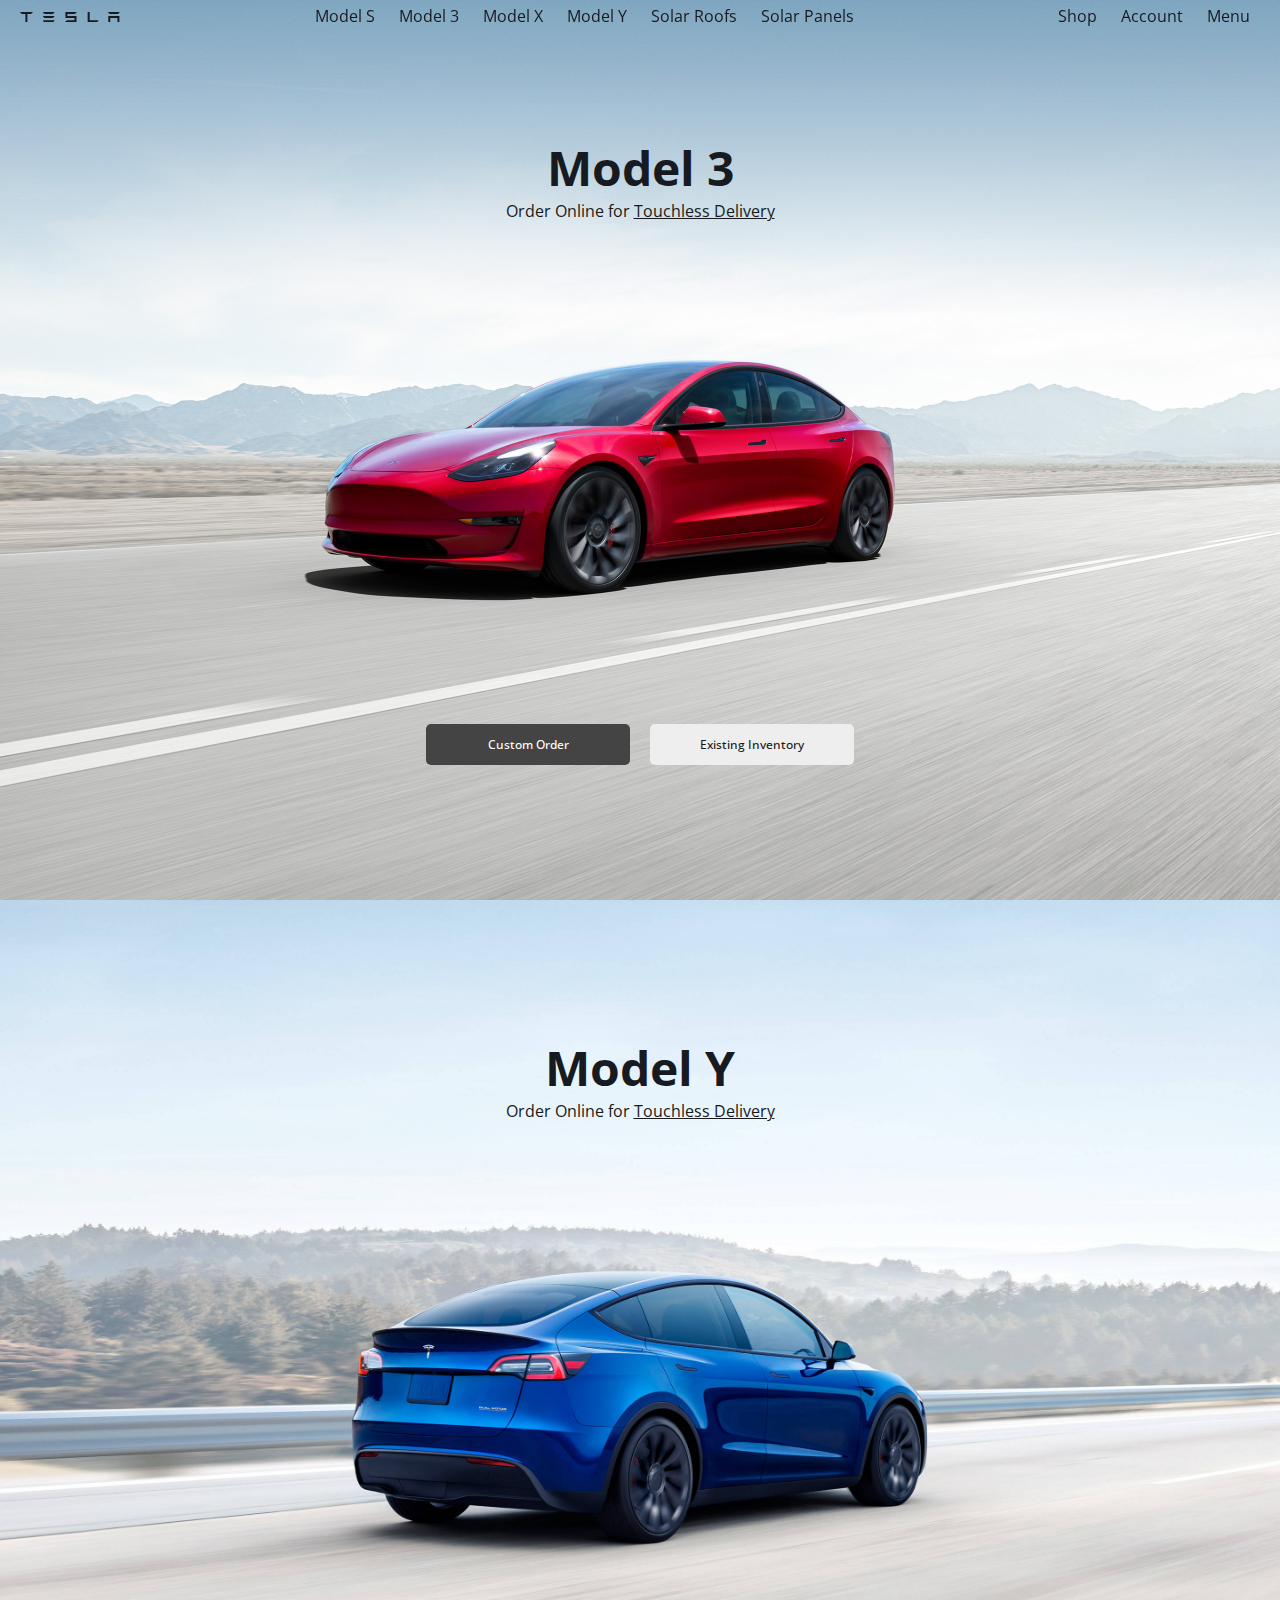
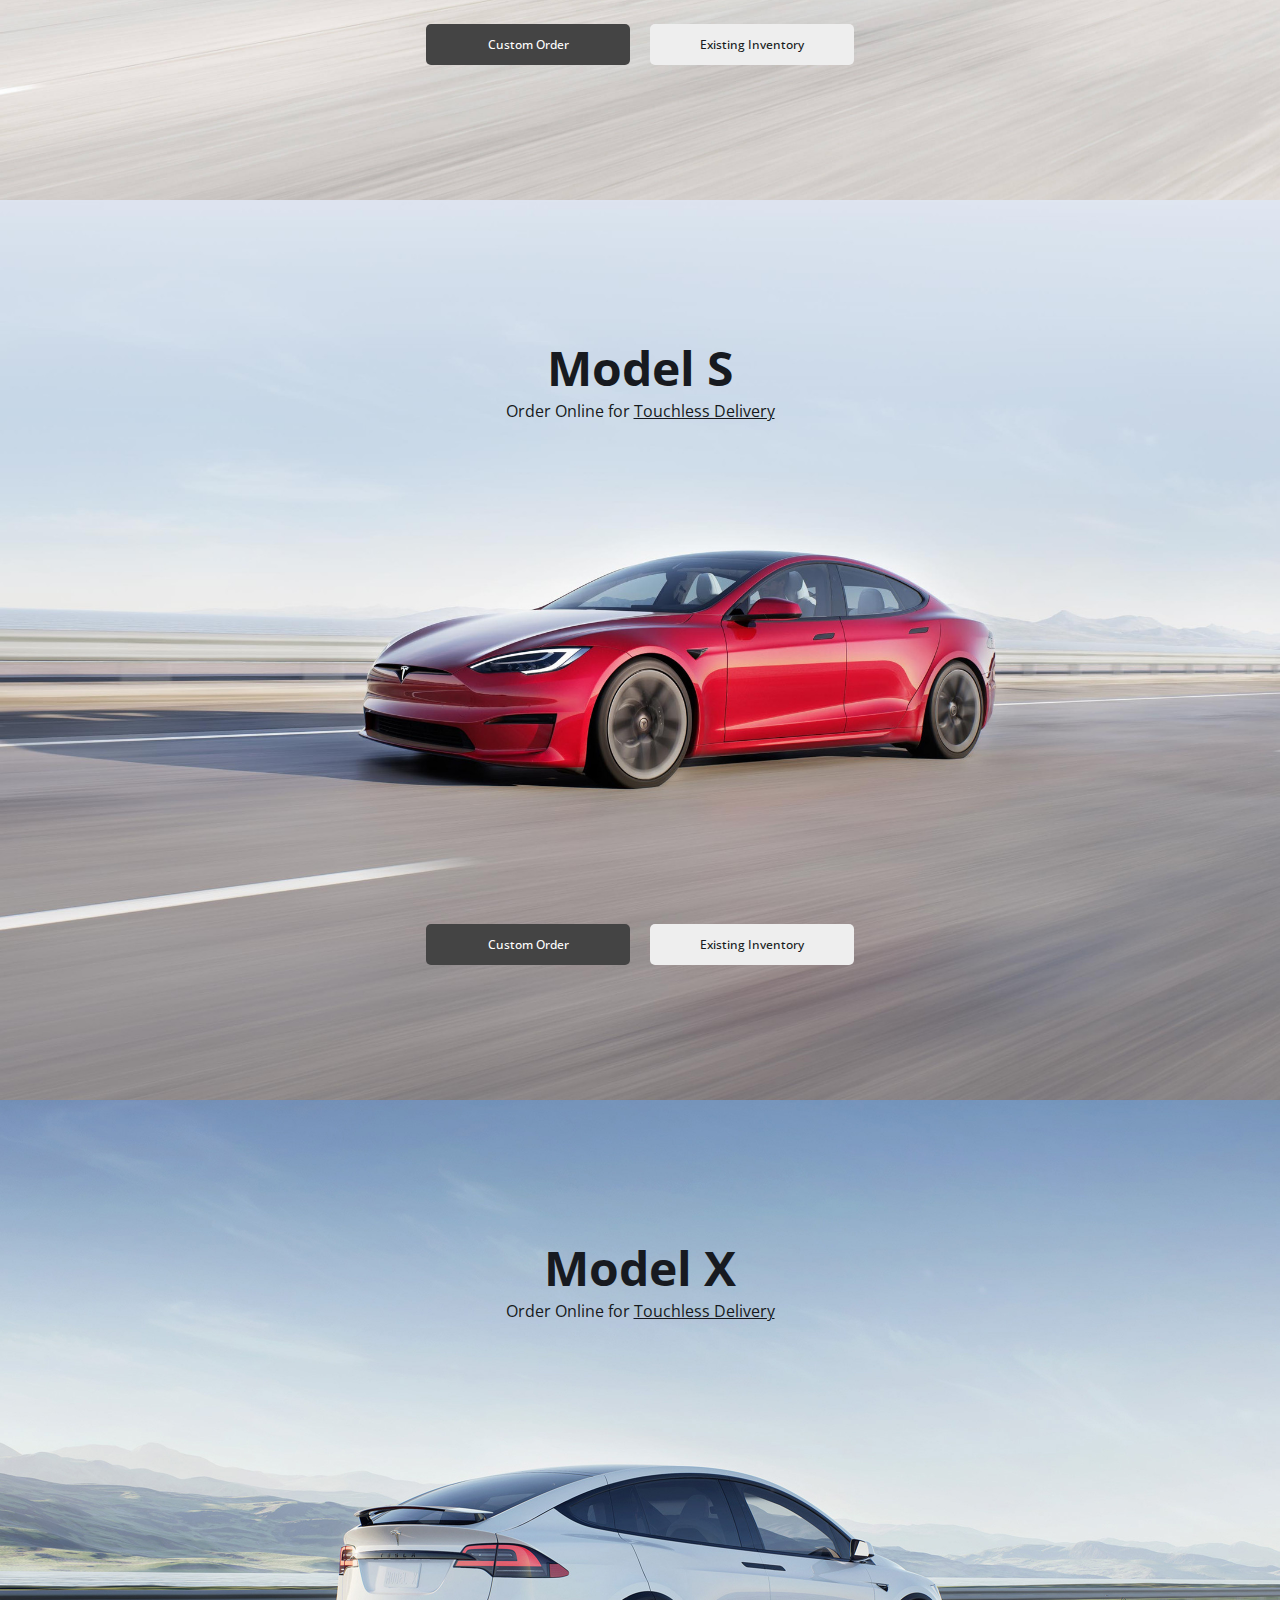
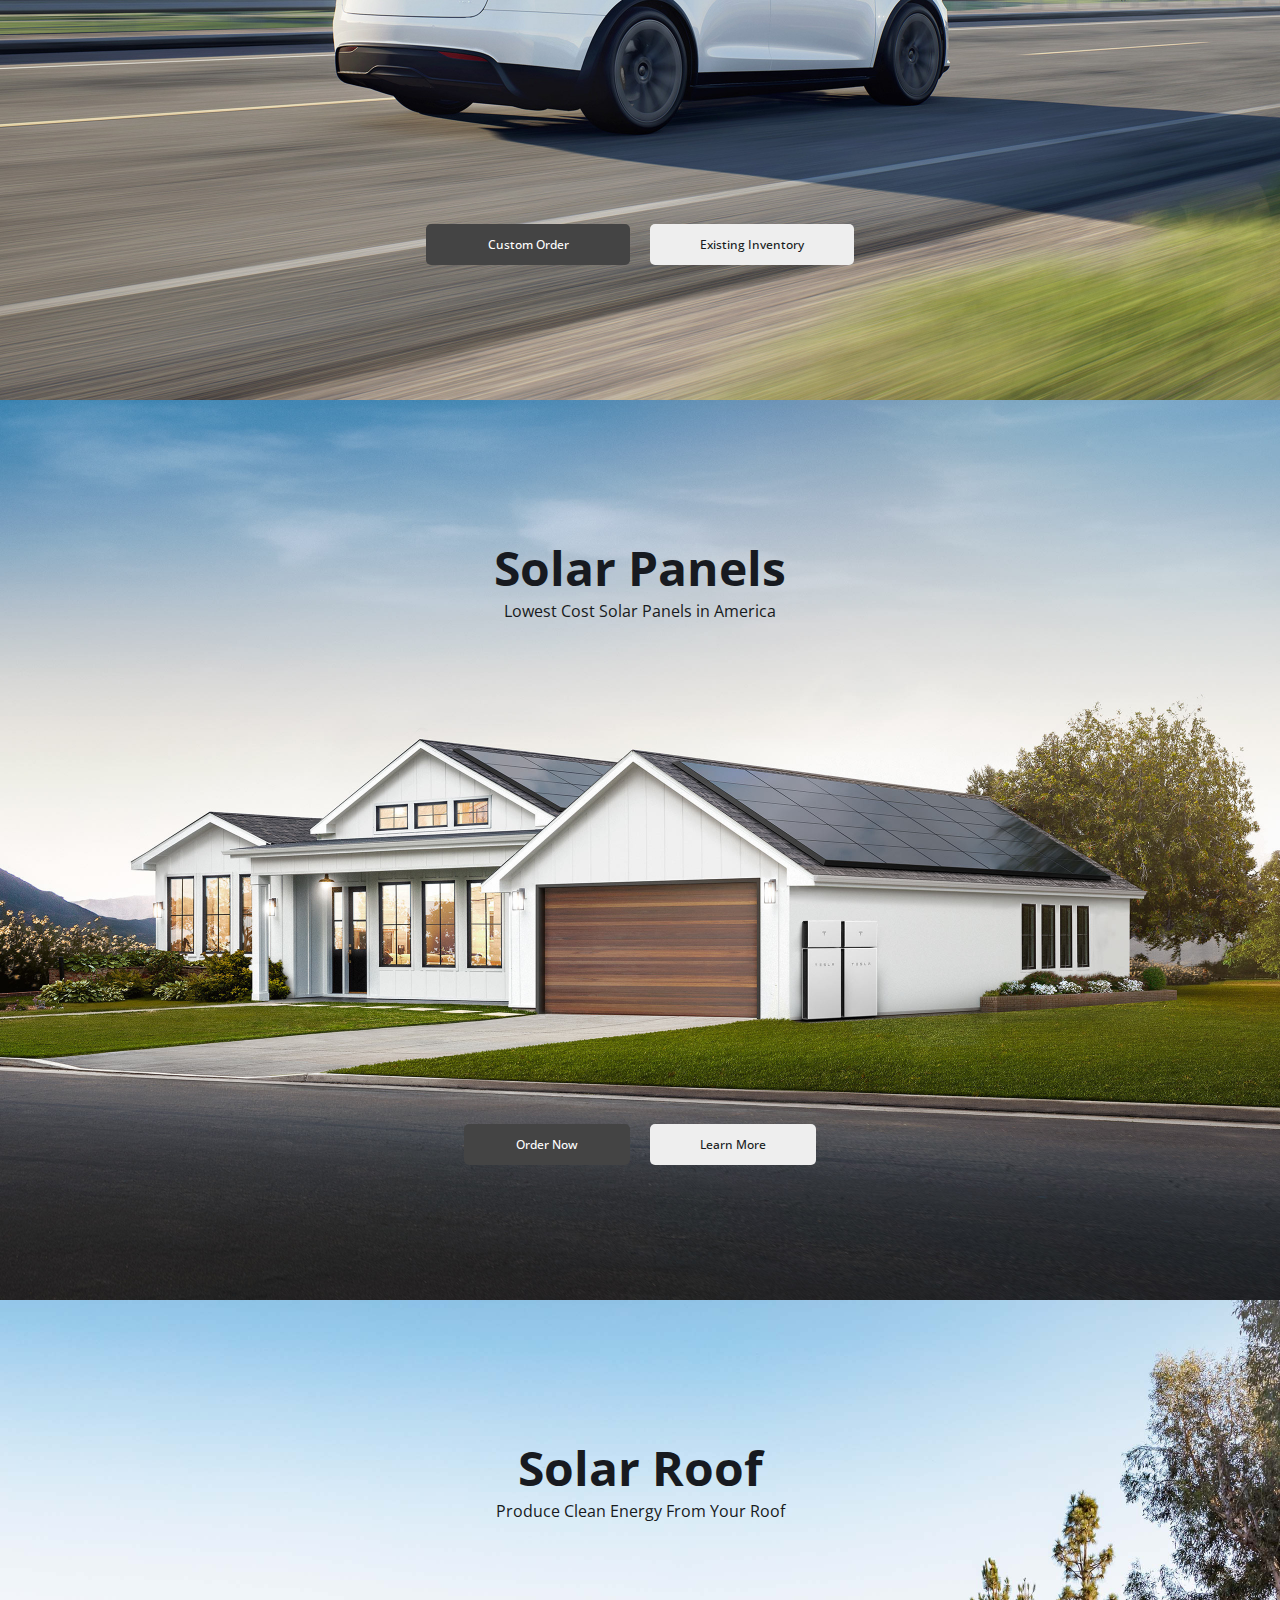
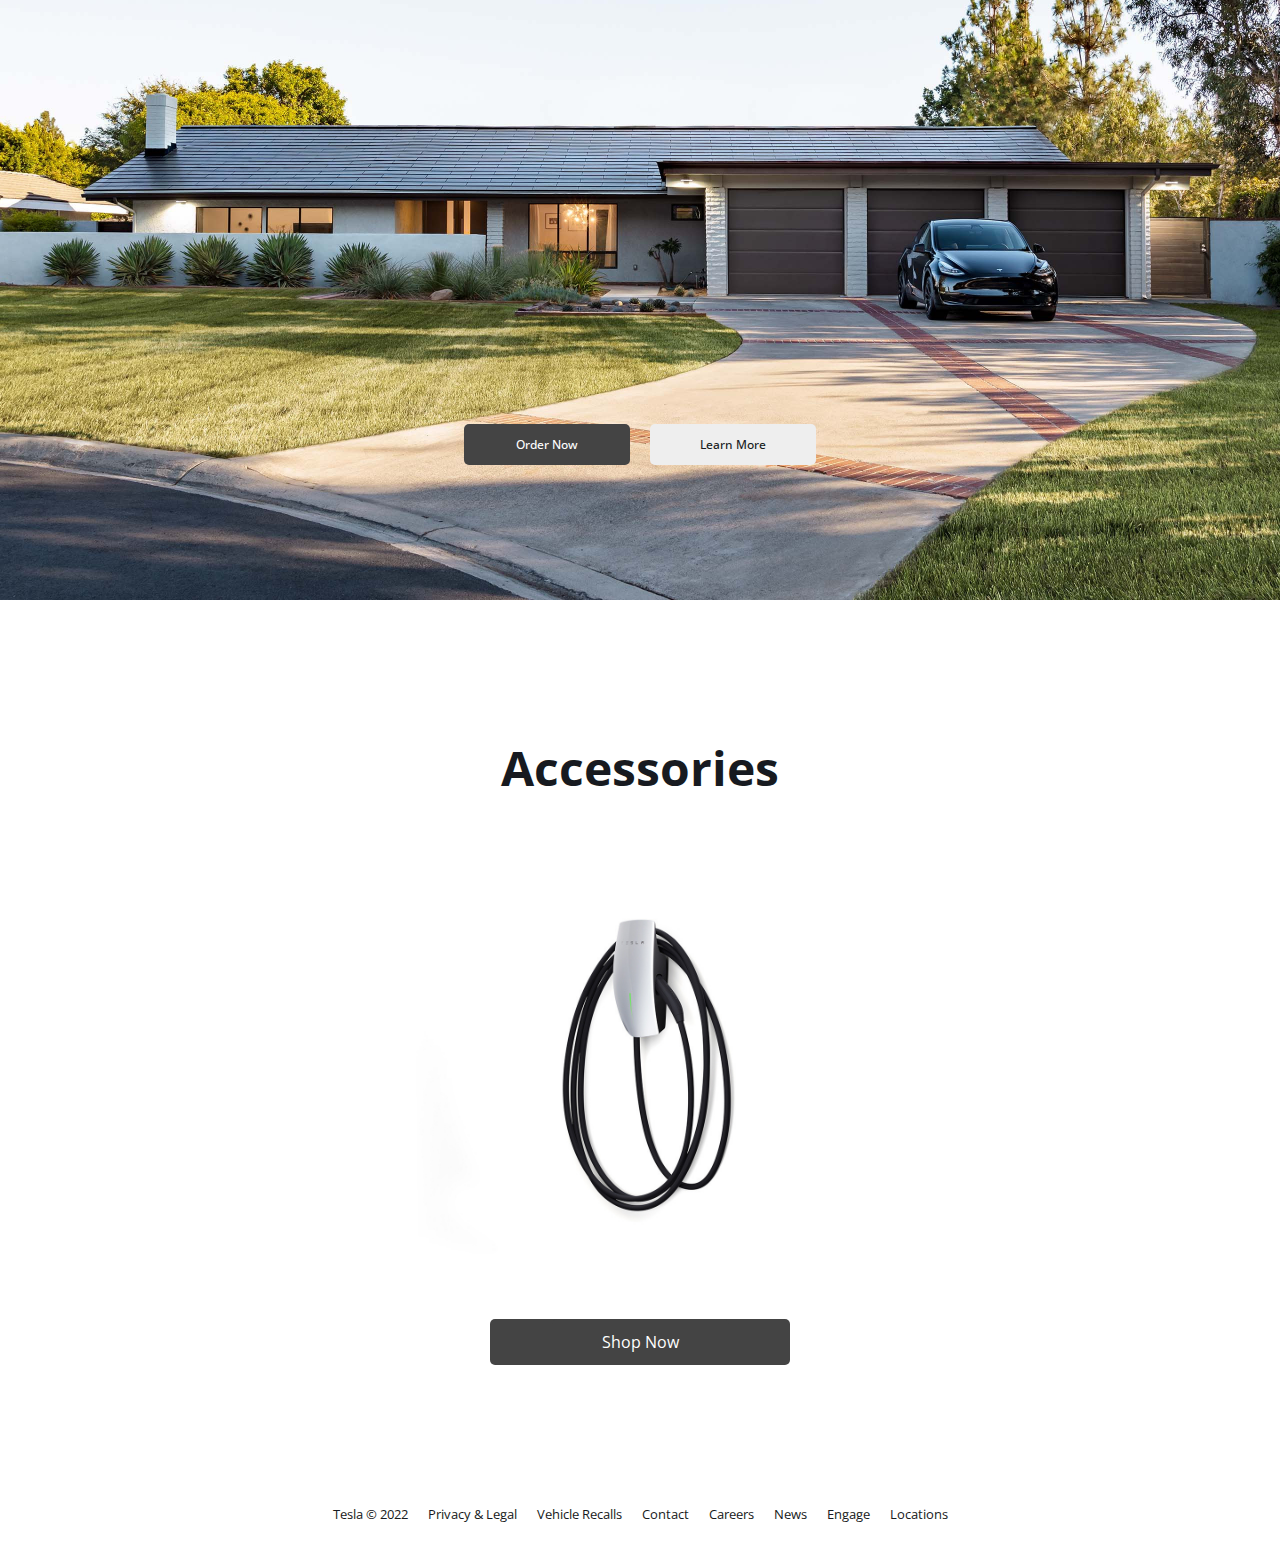
<file: index.html>
<!DOCTYPE html>
<html lang="en">

<head>
    <meta charset="UTF-8">
    <meta http-equiv="X-UA-Compatible" content="IE=edge">
    <meta name="viewport" content="width=device-width, initial-scale=1.0">
    <link rel="icon" href="images/tesla_logo_icon_169601.ico">
    <title>Electric Cars, Solar &amp; Clean Energy | Tesla</title>
    <link rel="preconnect" href="https://fonts.googleapis.com">
    <link rel="preconnect" href="https://fonts.gstatic.com" crossorigin>
    <link href="https://fonts.googleapis.com/css2?family=Open+Sans:wght@400;500&display=swap" rel="stylesheet">
    <link rel="stylesheet" href="style.css">
</head>

<body>
    <header>
        <a href="" class="logo">
            <svg class="tds-icon tds-icon-logo-wordmark tds-site-logo-icon" viewBox="0 0 342 35"
                xmlns="http://www.w3.org/2000/svg">
                <path
                    d="M0 .1a9.7 9.7 0 0 0 7 7h11l.5.1v27.6h6.8V7.3L26 7h11a9.8 9.8 0 0 0 7-7H0zm238.6 0h-6.8v34.8H263a9.7 9.7 0 0 0 6-6.8h-30.3V0zm-52.3 6.8c3.6-1 6.6-3.8 7.4-6.9l-38.1.1v20.6h31.1v7.2h-24.4a13.6 13.6 0 0 0-8.7 7h39.9v-21h-31.2v-7h24zm116.2 28h6.7v-14h24.6v14h6.7v-21h-38zM85.3 7h26a9.6 9.6 0 0 0 7.1-7H78.3a9.6 9.6 0 0 0 7 7zm0 13.8h26a9.6 9.6 0 0 0 7.1-7H78.3a9.6 9.6 0 0 0 7 7zm0 14.1h26a9.6 9.6 0 0 0 7.1-7H78.3a9.6 9.6 0 0 0 7 7zM308.5 7h26a9.6 9.6 0 0 0 7-7h-40a9.6 9.6 0 0 0 7 7z"
                    fill="currentColor"></path>
            </svg>
        </a>
        <nav class="center desktop">
            <a href="">Model S</a>
            <a href="">Model 3</a>
            <a href="">Model X</a>
            <a href="">Model Y</a>
            <a href="">Solar Roofs</a>
            <a href="">Solar Panels</a>
        </nav>
        <nav class="right desktop">
            <a href="" class="desktop">Shop</a>
            <a href="" class="desktop">Account</a>
            <a href="">Menu</a>
        </nav>
    </header>

    <section style="background-image:url('images/model-3.jpg')">
        <div class="content">
            <h1>Model 3</h1>
            <p>Order Online for <a href="">Touchless Delivery</a></p>
            <div class="buttons">
                <a href="">Custom Order</a>
                <a href="">Existing Inventory</a>
            </div>
        </div>
    </section>
    <section style="background-image:url('images/model-y.jpg')">
        <div class="content">
            <h1>Model Y</h1>
            <p>Order Online for <a href="">Touchless Delivery</a></p>
            <div class="buttons">
                <a href="">Custom Order</a>
                <a href="">Existing Inventory</a>
            </div>
        </div>
    </section>
    <section style="background-image:url('images/model-s.jpg')">
        <div class="content">
            <h1>Model S</h1>
            <p>Order Online for <a href="">Touchless Delivery</a></p>
            <div class="buttons">
                <a href="">Custom Order</a>
                <a href="">Existing Inventory</a>
            </div>
        </div>
    </section>
    <section style="background-image:url('images/model-x.jpg')">
        <div class="content">
            <h1>Model X</h1>
            <p>Order Online for <a href="">Touchless Delivery</a></p>
            <div class="buttons">
                <a href="">Custom Order</a>
                <a href="">Existing Inventory</a>
            </div>
        </div>
    </section>
    <section style="background-image:url('images/solarpanels.jpg')">
        <div class="content">
            <h1>Solar Panels</h1>
            <p>Lowest Cost Solar Panels in America</p>
            <div class="buttons">
                <a href="">Order Now</a>
                <a href="">Learn More</a>
            </div>
        </div>
    </section>
    <section style="background-image:url('images/roof.jpg')">
        <div class="content">
            <h1>Solar Roof
            </h1>
            <p>Produce Clean Energy From Your Roof</p>
            <div class="buttons">
                <a href="">Order Now</a>
                <a href="">Learn More</a>
            </div>
        </div>
    </section>
    <section style="background-image:url('images/accessories.jpg')">
        <div class="content">
            <h1>Accessories</h1>
            <p></p>
            <div class="last-button">
                <!-- single button needed -->
                <a href="">Shop Now</a>
            </div>
        </div>
    </section>
    <footer>
        <ul class="footer">
            <li><a href="#">Tesla © 2022</a></li>
            <li><a href="#">Privacy & Legal</a></li>
            <li><a href="#">Vehicle Recalls</a></li>
            <li><a href="#">Contact</a></li>
            <li><a href="#">Careers</a></li>
            <li><a href="#">News</a></li>
            <li><a href="#">Engage</a></li>
            <li><a href="#">Locations</a></li>
        </ul>
    </footer>

</body>

</html>
</file>
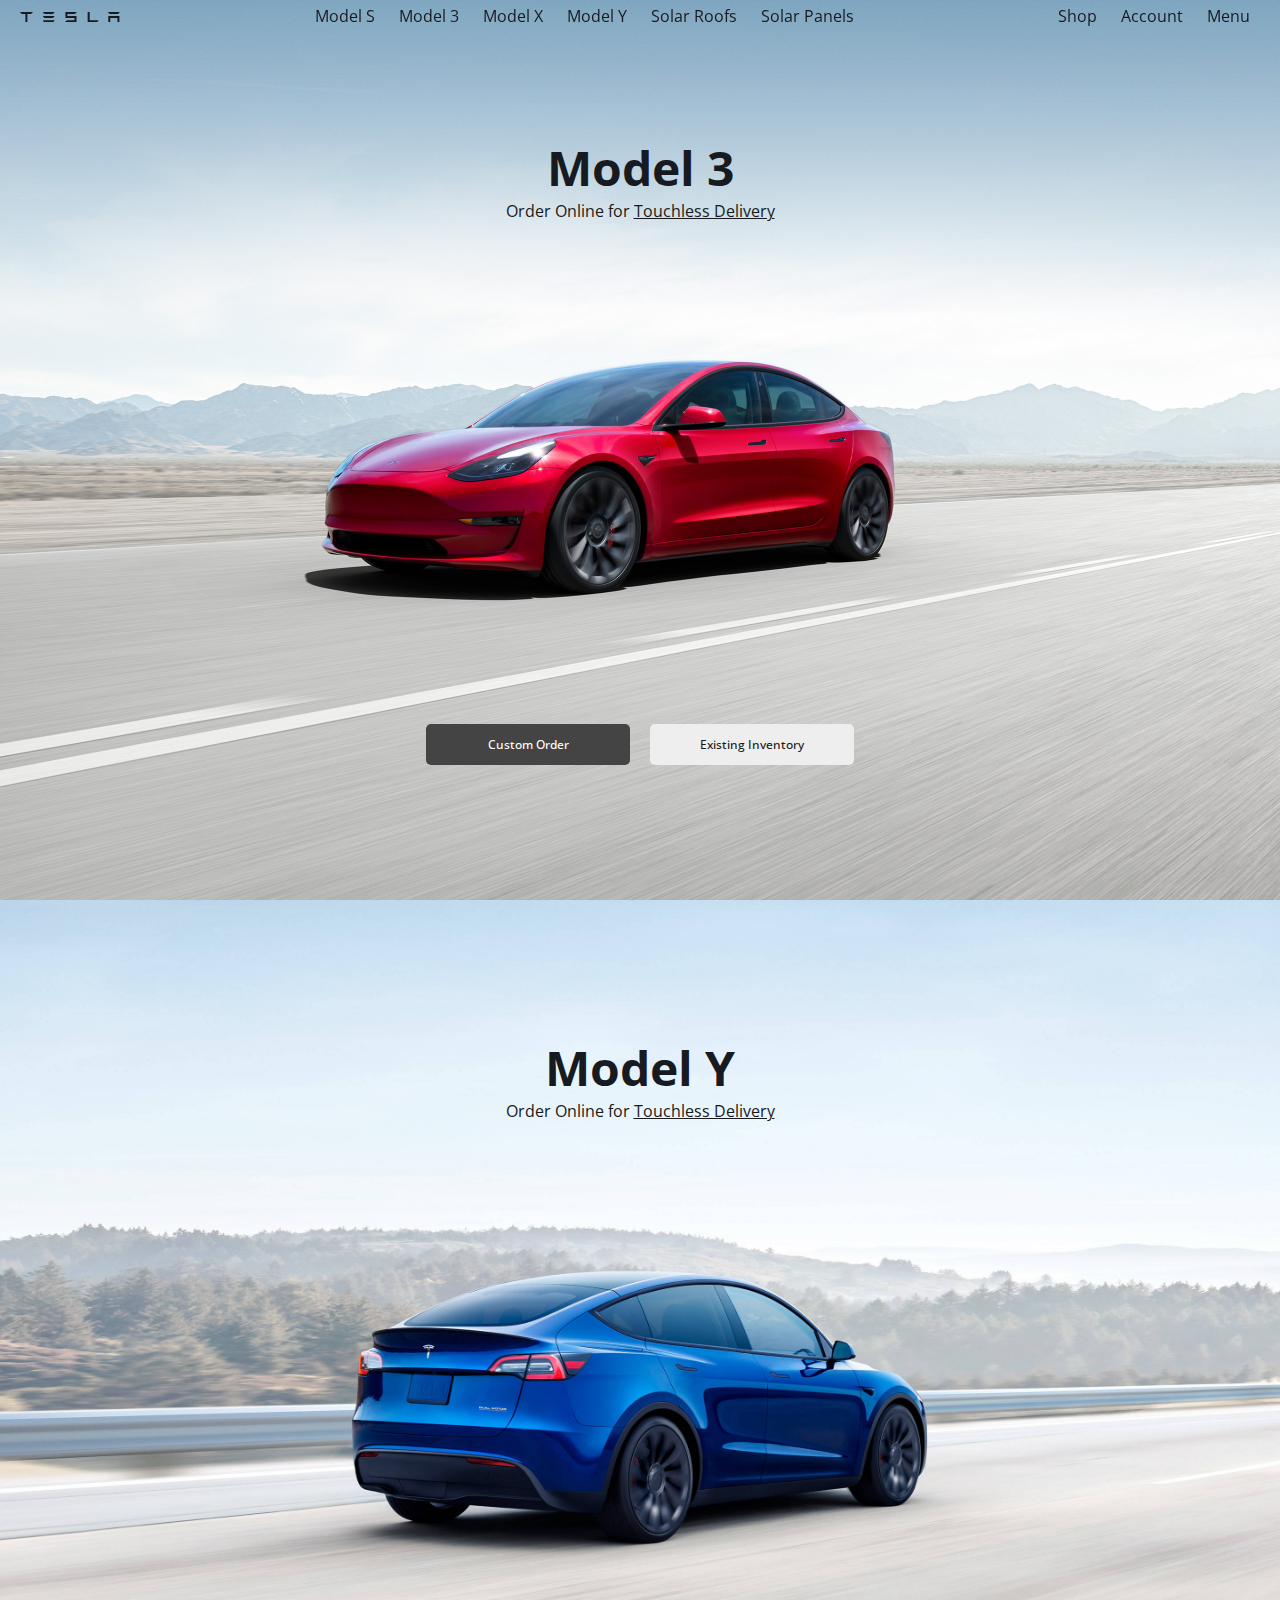
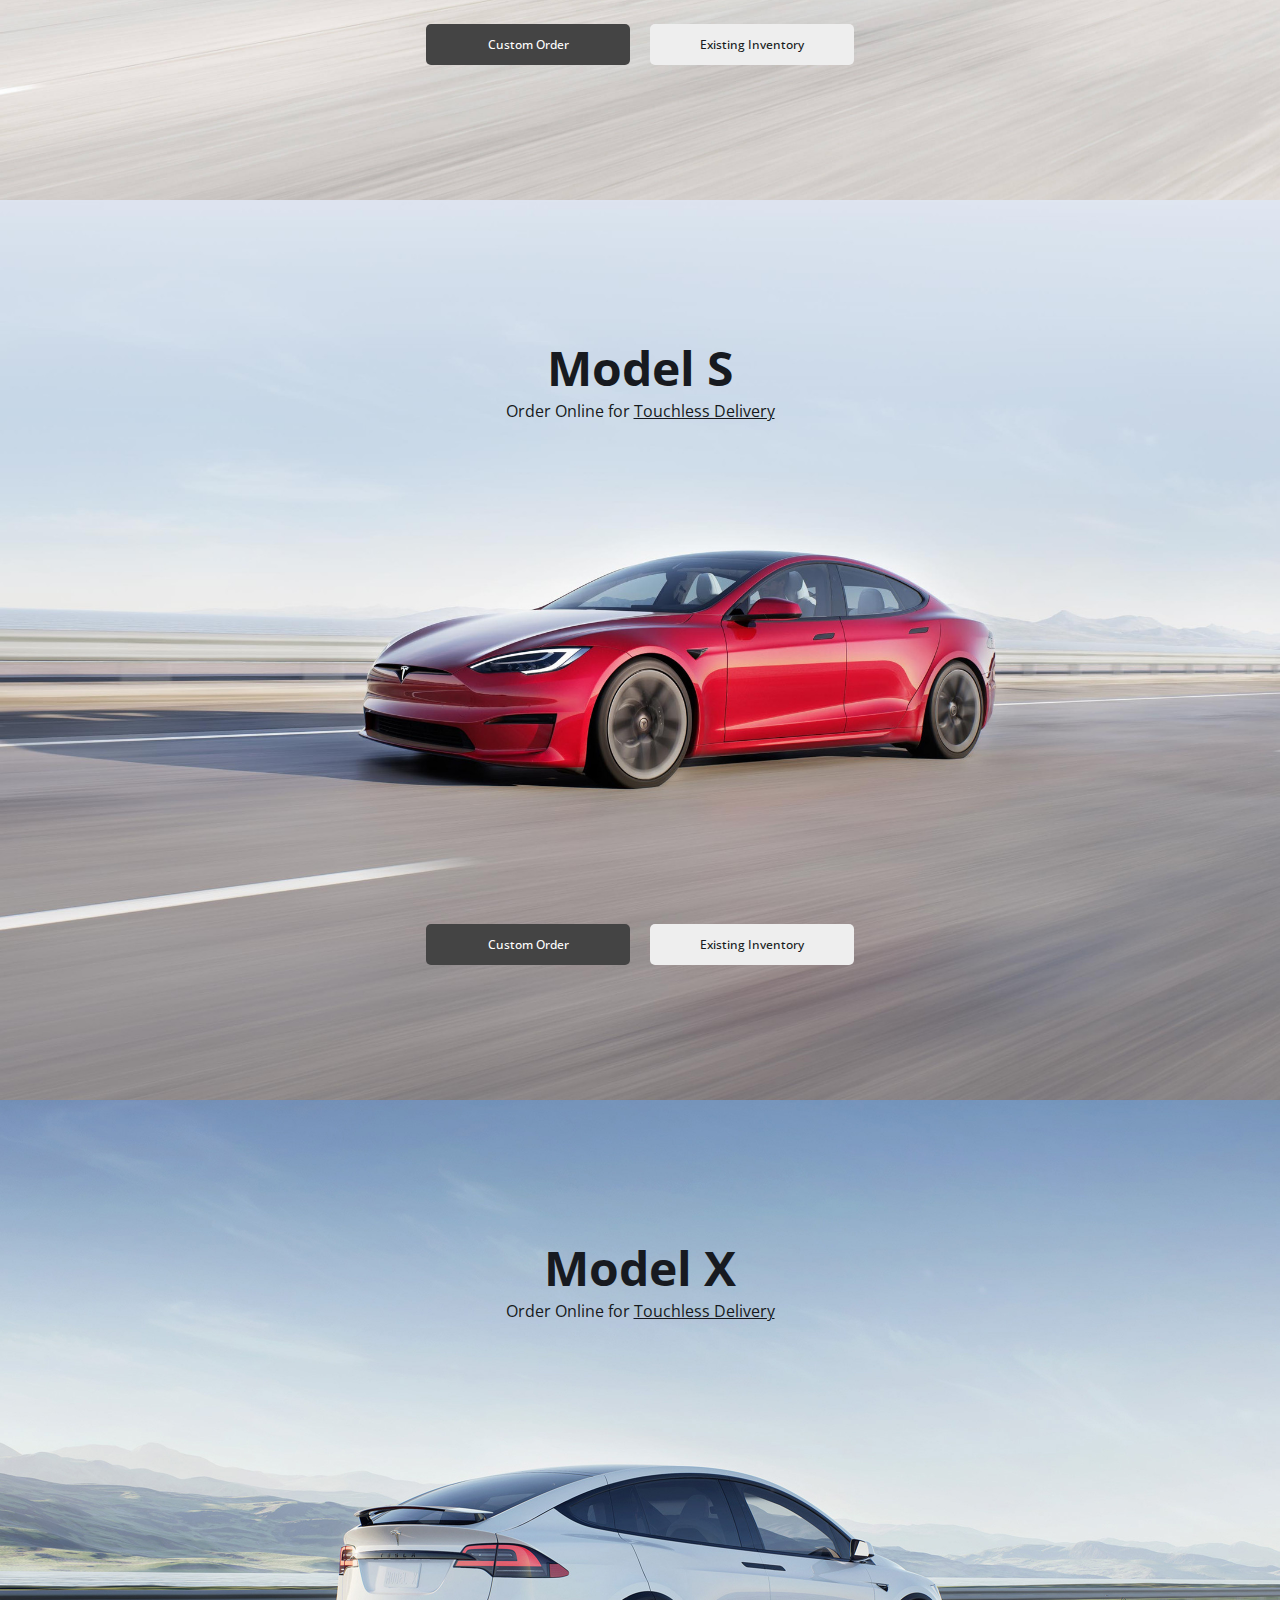
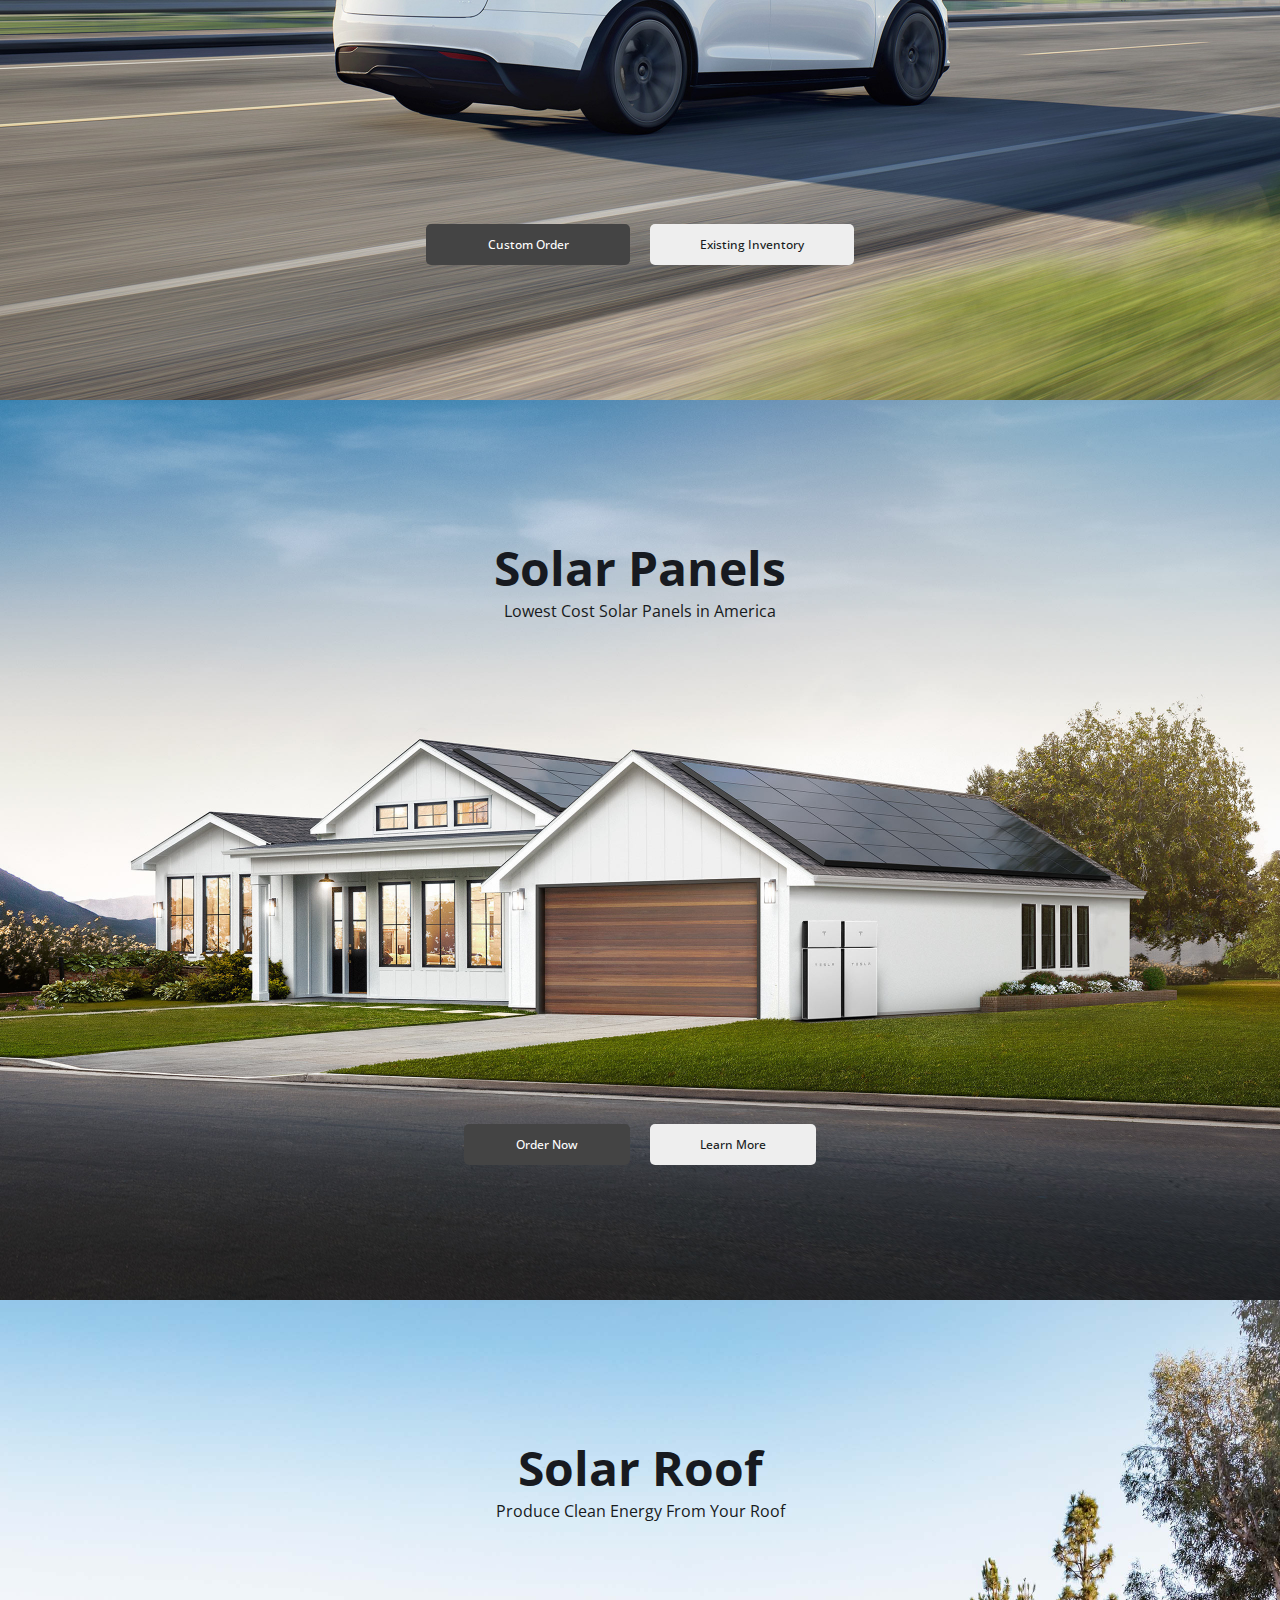
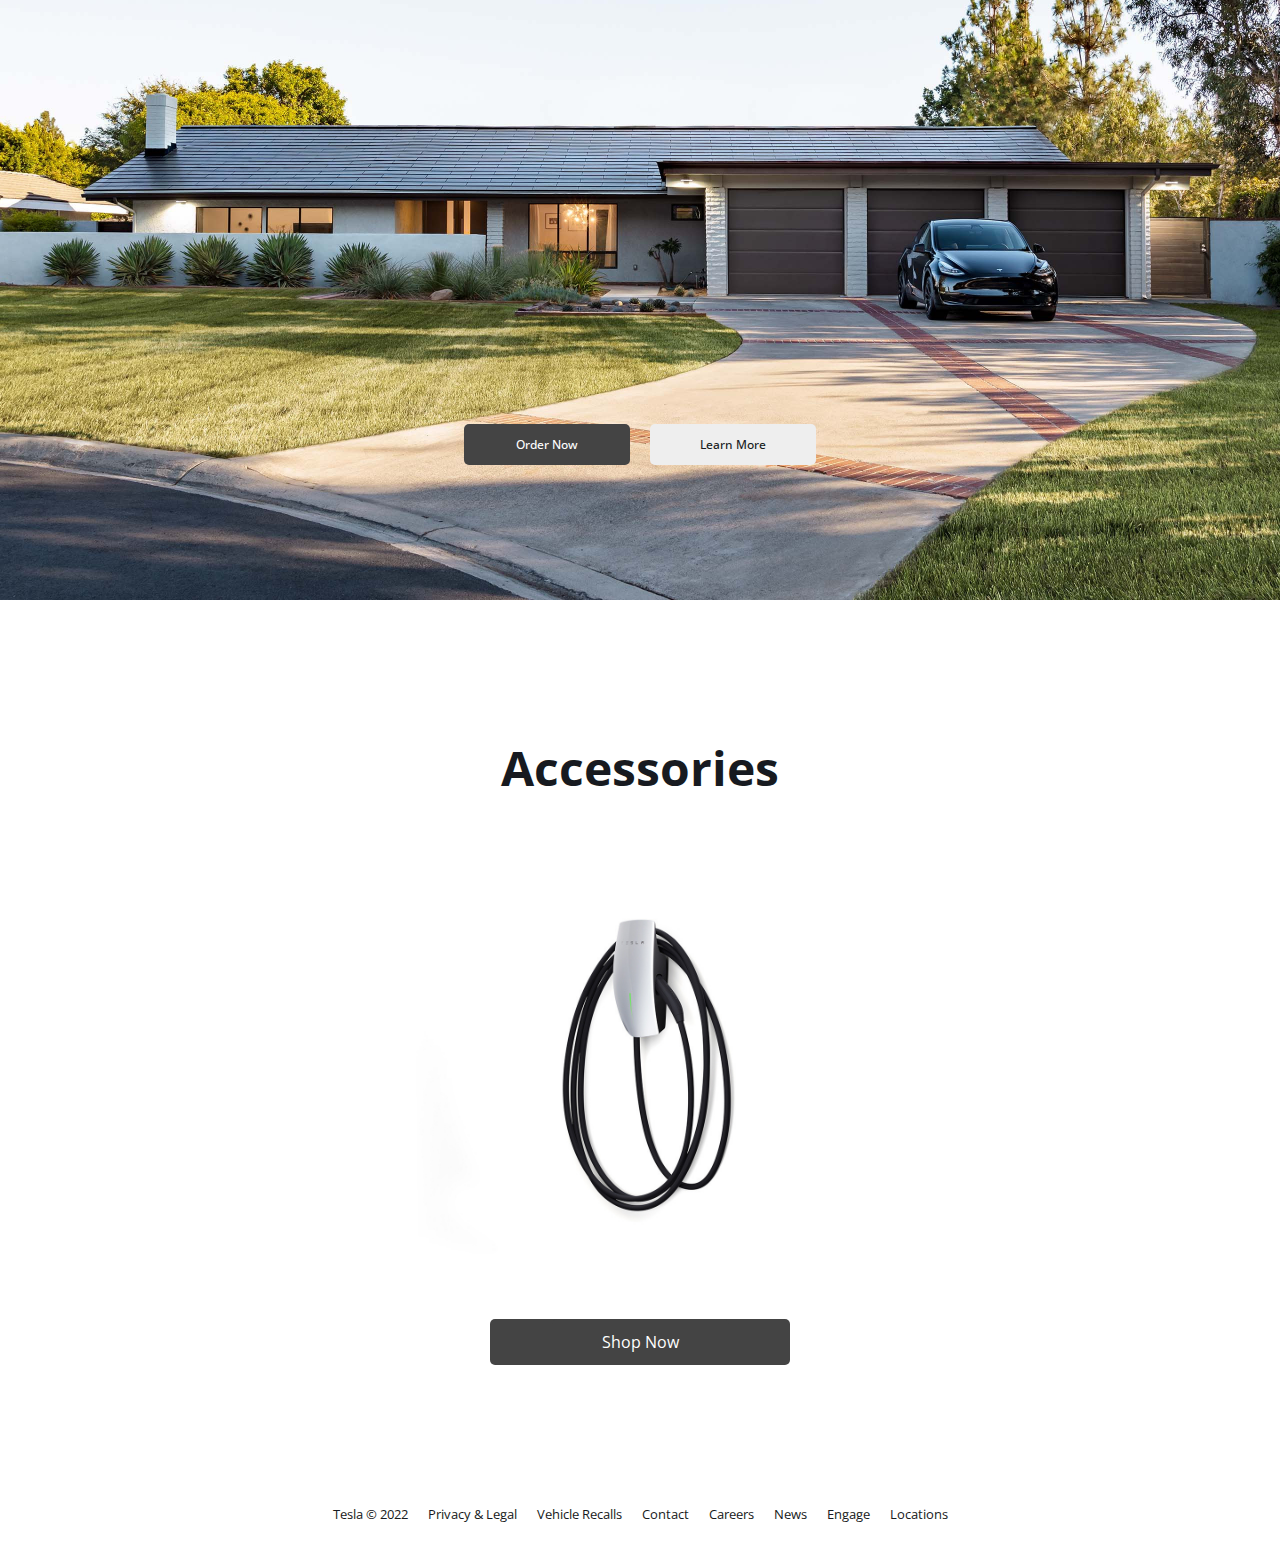
<file: Tesla.html>
<!DOCTYPE html>
<html lang="en">

<head>
    <meta charset="UTF-8">
    <meta http-equiv="X-UA-Compatible" content="IE=edge">
    <meta name="viewport" content="width=device-width, initial-scale=1.0">
    <link rel="icon" href="images/tesla_logo_icon_169601.ico">
    <title>Electric Cars, Solar &amp; Clean Energy | Tesla</title>
    <link rel="preconnect" href="https://fonts.googleapis.com">
    <link rel="preconnect" href="https://fonts.gstatic.com" crossorigin>
    <link href="https://fonts.googleapis.com/css2?family=Open+Sans:wght@400;500&display=swap" rel="stylesheet">
    <link rel="stylesheet" href="style.css">
</head>

<body>
    <header>
        <a href="" class="logo">
            <svg class="tds-icon tds-icon-logo-wordmark tds-site-logo-icon" viewBox="0 0 342 35"
                xmlns="http://www.w3.org/2000/svg">
                <path
                    d="M0 .1a9.7 9.7 0 0 0 7 7h11l.5.1v27.6h6.8V7.3L26 7h11a9.8 9.8 0 0 0 7-7H0zm238.6 0h-6.8v34.8H263a9.7 9.7 0 0 0 6-6.8h-30.3V0zm-52.3 6.8c3.6-1 6.6-3.8 7.4-6.9l-38.1.1v20.6h31.1v7.2h-24.4a13.6 13.6 0 0 0-8.7 7h39.9v-21h-31.2v-7h24zm116.2 28h6.7v-14h24.6v14h6.7v-21h-38zM85.3 7h26a9.6 9.6 0 0 0 7.1-7H78.3a9.6 9.6 0 0 0 7 7zm0 13.8h26a9.6 9.6 0 0 0 7.1-7H78.3a9.6 9.6 0 0 0 7 7zm0 14.1h26a9.6 9.6 0 0 0 7.1-7H78.3a9.6 9.6 0 0 0 7 7zM308.5 7h26a9.6 9.6 0 0 0 7-7h-40a9.6 9.6 0 0 0 7 7z"
                    fill="currentColor"></path>
            </svg>
        </a>
        <nav class="center desktop">
            <a href="">Model S</a>
            <a href="">Model 3</a>
            <a href="">Model X</a>
            <a href="">Model Y</a>
            <a href="">Solar Roofs</a>
            <a href="">Solar Panels</a>
        </nav>
        <nav class="right desktop">
            <a href="" class="desktop">Shop</a>
            <a href="" class="desktop">Account</a>
            <a href="">Menu</a>
        </nav>
    </header>

    <section style="background-image:url('images/model-3.jpg')">
        <div class="content">
            <h1>Model 3</h1>
            <p>Order Online for <a href="">Touchless Delivery</a></p>
            <div class="buttons">
                <a href="">Custom Order</a>
                <a href="">Existing Inventory</a>
            </div>
        </div>
    </section>
    <section style="background-image:url('images/model-y.jpg')">
        <div class="content">
            <h1>Model Y</h1>
            <p>Order Online for <a href="">Touchless Delivery</a></p>
            <div class="buttons">
                <a href="">Custom Order</a>
                <a href="">Existing Inventory</a>
            </div>
        </div>
    </section>
    <section style="background-image:url('images/model-s.jpg')">
        <div class="content">
            <h1>Model S</h1>
            <p>Order Online for <a href="">Touchless Delivery</a></p>
            <div class="buttons">
                <a href="">Custom Order</a>
                <a href="">Existing Inventory</a>
            </div>
        </div>
    </section>
    <section style="background-image:url('images/model-x.jpg')">
        <div class="content">
            <h1>Model X</h1>
            <p>Order Online for <a href="">Touchless Delivery</a></p>
            <div class="buttons">
                <a href="">Custom Order</a>
                <a href="">Existing Inventory</a>
            </div>
        </div>
    </section>
    <section style="background-image:url('images/solarpanels.jpg')">
        <div class="content">
            <h1>Solar Panels</h1>
            <p>Lowest Cost Solar Panels in America</p>
            <div class="buttons">
                <a href="">Order Now</a>
                <a href="">Learn More</a>
            </div>
        </div>
    </section>
    <section style="background-image:url('images/roof.jpg')">
        <div class="content">
            <h1>Solar Roof
            </h1>
            <p>Produce Clean Energy From Your Roof</p>
            <div class="buttons">
                <a href="">Order Now</a>
                <a href="">Learn More</a>
            </div>
        </div>
    </section>
    <section style="background-image:url('images/accessories.jpg')">
        <div class="content">
            <h1>Accessories</h1>
            <p></p>
            <div class="last-button">
                <!-- single button needed -->
                <a href="">Shop Now</a>
            </div>
        </div>
    </section>
    <footer>
        <ul class="footer">
            <li><a href="#">Tesla © 2022</a></li>
            <li><a href="#">Privacy & Legal</a></li>
            <li><a href="#">Vehicle Recalls</a></li>
            <li><a href="#">Contact</a></li>
            <li><a href="#">Careers</a></li>
            <li><a href="#">News</a></li>
            <li><a href="#">Engage</a></li>
            <li><a href="#">Locations</a></li>
        </ul>
    </footer>

</body>

</html>
</file>
<file: style.css>
* {
  padding: 0;
  margin: 0;
  box-sizing: border-box;
}
body {
  color: #171a20;
  font-family: "Open Sans", sans-serif;
}
header {
  display: grid;
  grid-template-columns: auto 1fr auto;
  padding: 5px 20px;
  position: fixed;
  top: 0;
  width: 100%;
}

a.logo {
  height: 12px;
  width: 100px;
  color: inherit;
}

header a {
  color: inherit;
}

header nav a {
  text-decoration: none;
  padding: 5px 10px;
}

header nav.center {
  text-align: center;
}

section {
  height: 100vh;
  background-size: cover;
  background-position: center center;
}

section .content {
  width: 100%;
  height: 100vh;
  padding-top: 15vh;
  padding-bottom: 15vh;
  text-align: center;
  display: grid;
  grid-template-rows: min-content auto min-content;
}

section h1 {
  font-size: 3rem;
}
section a {
  color: inherit;
}

section .buttons a {
  display: block;
  background-color: #eee;
  color: inherit;
  padding: 12px 50px;
  border-radius: 5px;
  text-decoration: none;
  font-size: 12px;
  font-weight: 500;
}

section .buttons a:first-child {
  background-color: #444;
  color: #fff;
}

section .buttons {
  /* display: grid;
  row-gap: 20px; */
  display: grid;
  max-width: 640px;
  margin: 0 auto;
  grid-template-columns: 1fr 1fr;
  column-gap: 20px;
}
.last-button,
.last-button a {
  text-decoration: none;
  background-color: #444;
  color: #fff;
  padding: 12px 50px;
  border-radius: 5px;
  width: 300px;
  margin: 0 auto;
}
.footer {
  display: flex;
  justify-content: center;
  margin-bottom: 15px;
}

.footer li a,
.footer li {
  text-decoration: none;
  list-style: none;
  color: inherit;
  font-size: small;
  margin: 5px;
}
</file>
